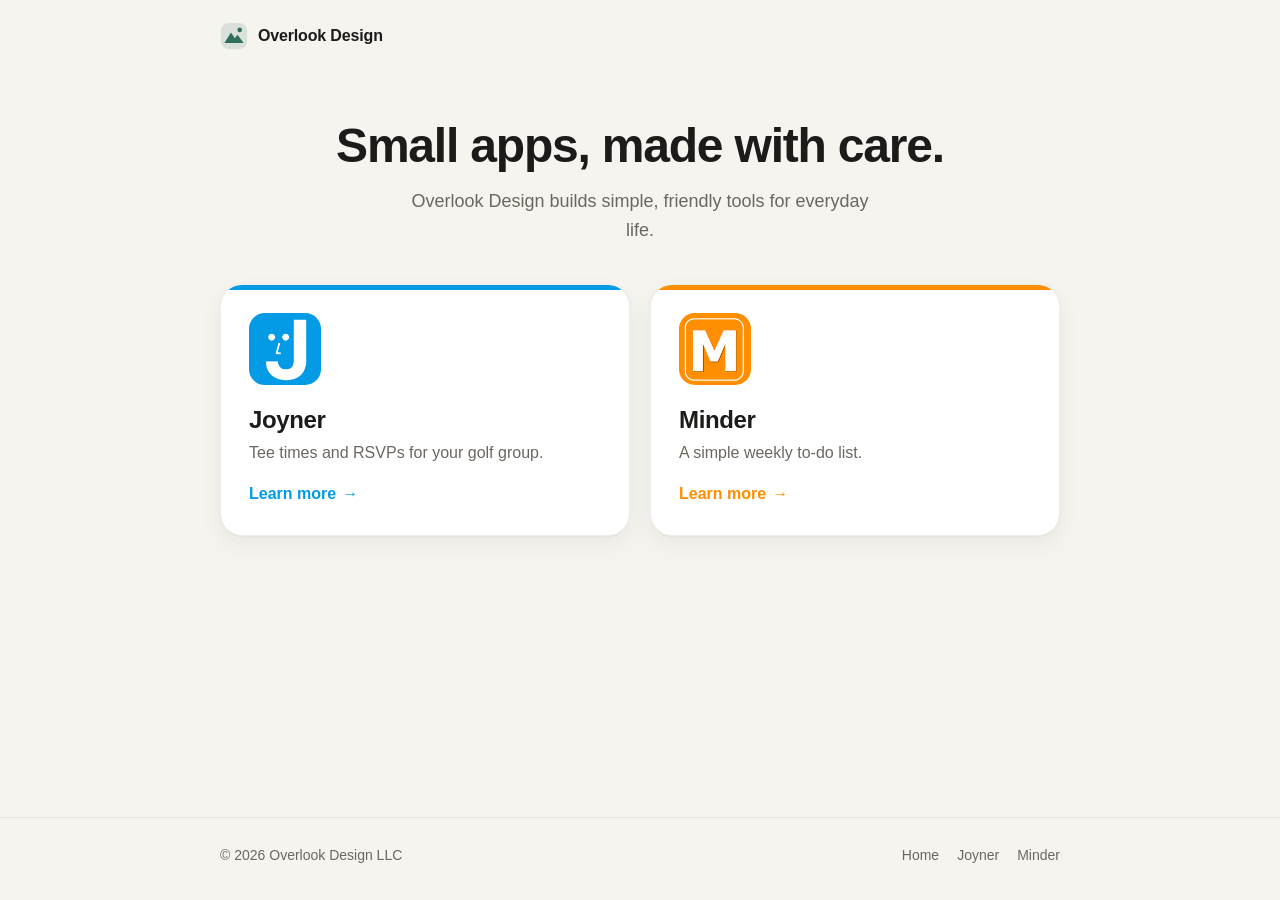
<file: index.html>
<!doctype html>
<html lang="en">
<head>
<meta charset="utf-8">
<meta name="viewport" content="width=device-width, initial-scale=1">
<title>Overlook Design</title>
<meta name="description" content="Small, friendly apps from Overlook Design.">
<link rel="icon" href="/assets/favicon.svg" type="image/svg+xml">
<link rel="stylesheet" href="/assets/site.css">
</head>
<body>
<header class="topbar"><div class="wrap">
  <a class="wordmark" href="/"><svg viewBox="0 0 32 32" fill="none" aria-hidden="true"><rect x="1" y="1" width="30" height="30" rx="9" fill="currentColor" opacity=".14"/><path d="M5 24 L12.5 12 L17 18.5 L20 14.5 L27 24 Z" fill="currentColor"/><circle cx="22.5" cy="9" r="2.6" fill="currentColor"/></svg>Overlook Design</a>
  
</div></header>
<main><div class="wrap">
<section class="hero">
  <h1>Small apps, made with care.</h1>
  <p>Overlook Design builds simple, friendly tools for everyday life.</p>
</section>
<div class="cards">
  <a class="card app-card" href="/joyner/" style="--tint:var(--joyner)">
    <img src="/assets/joyner-icon.png" alt="" width="72" height="72">
    <div><h2>Joyner</h2><p>Tee times and RSVPs for your golf group.</p></div>
    <span class="go">Learn more <span aria-hidden="true">&rarr;</span></span>
  </a>
  <a class="card app-card" href="/minder/" style="--tint:var(--minder)">
    <img src="/assets/minder-icon.png" alt="" width="72" height="72">
    <div><h2>Minder</h2><p>A simple weekly to-do list.</p></div>
    <span class="go">Learn more <span aria-hidden="true">&rarr;</span></span>
  </a>
</div>
</div></main>
<footer><div class="wrap">
  <span>&copy; 2026 Overlook Design LLC</span>
  <nav><a href="/">Home</a><a href="/joyner/">Joyner</a><a href="/minder/">Minder</a></nav>
</div></footer>
</body>
</html>
</file>
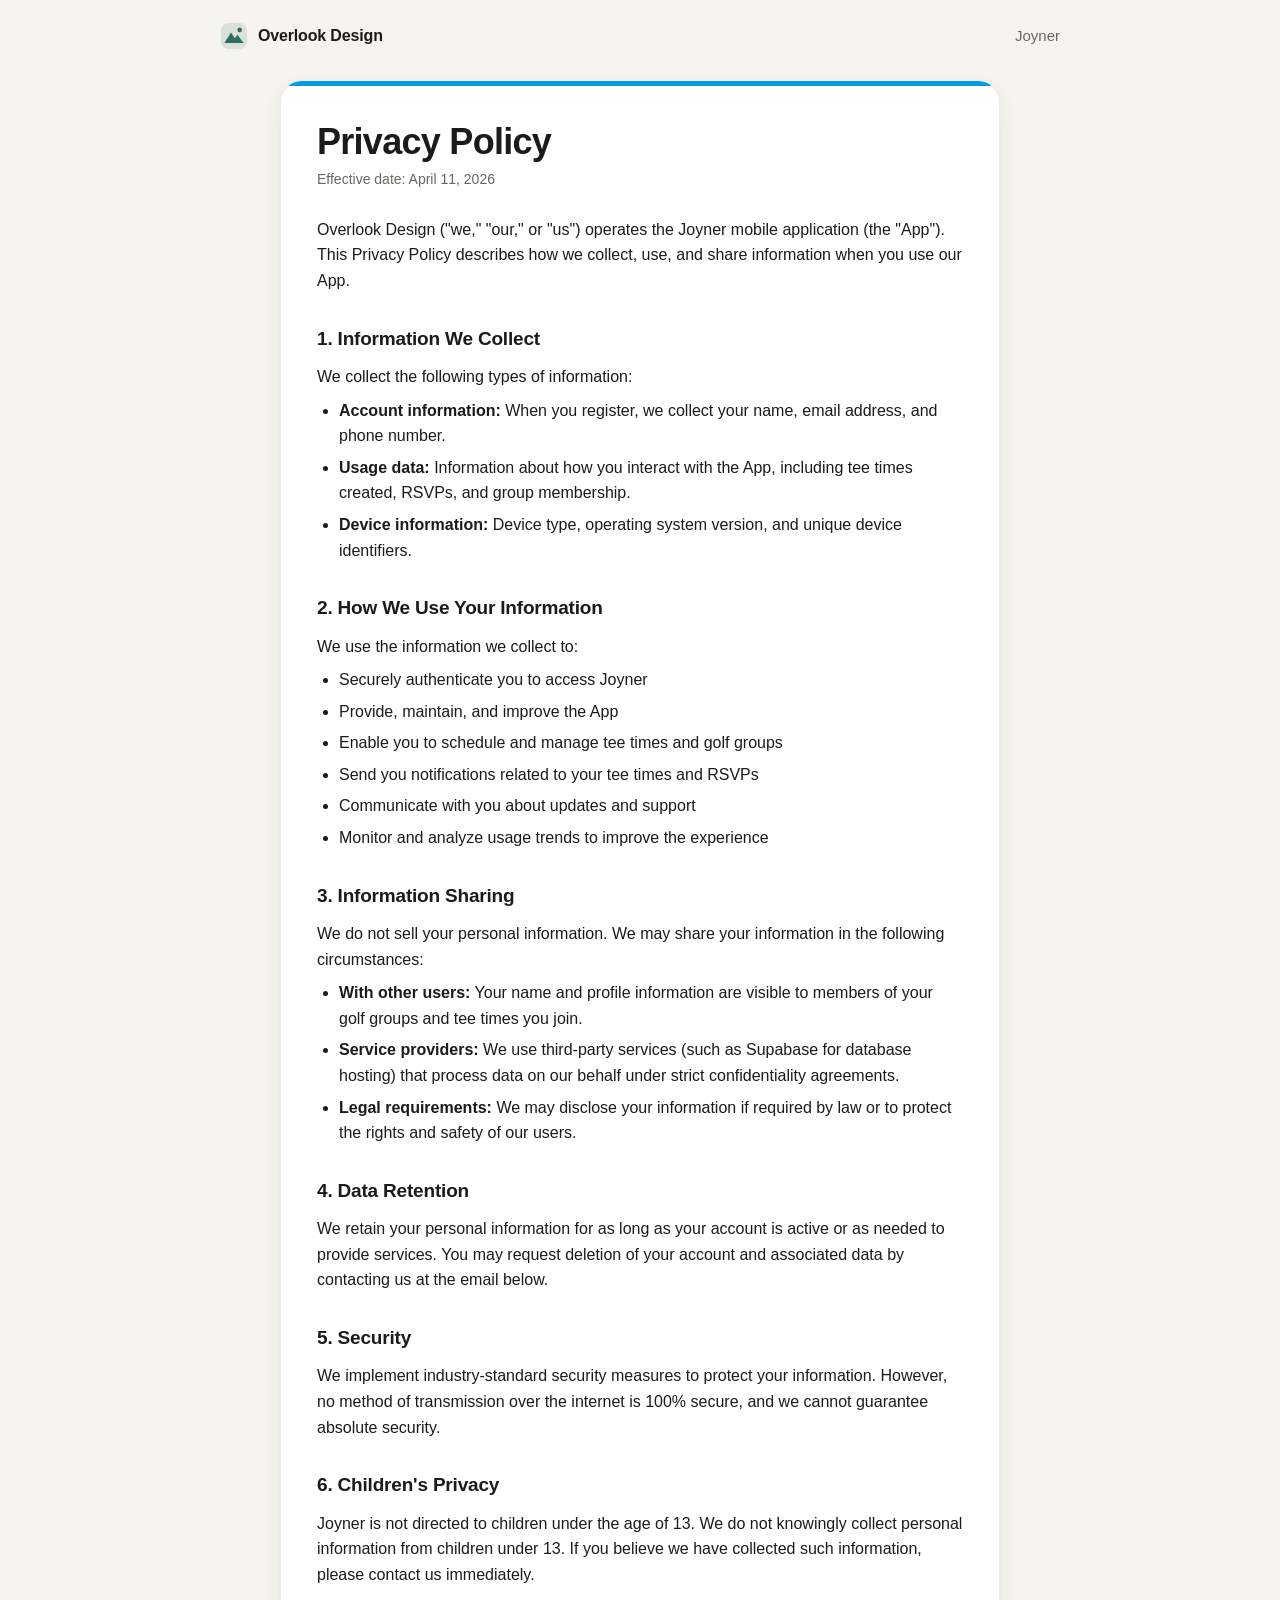
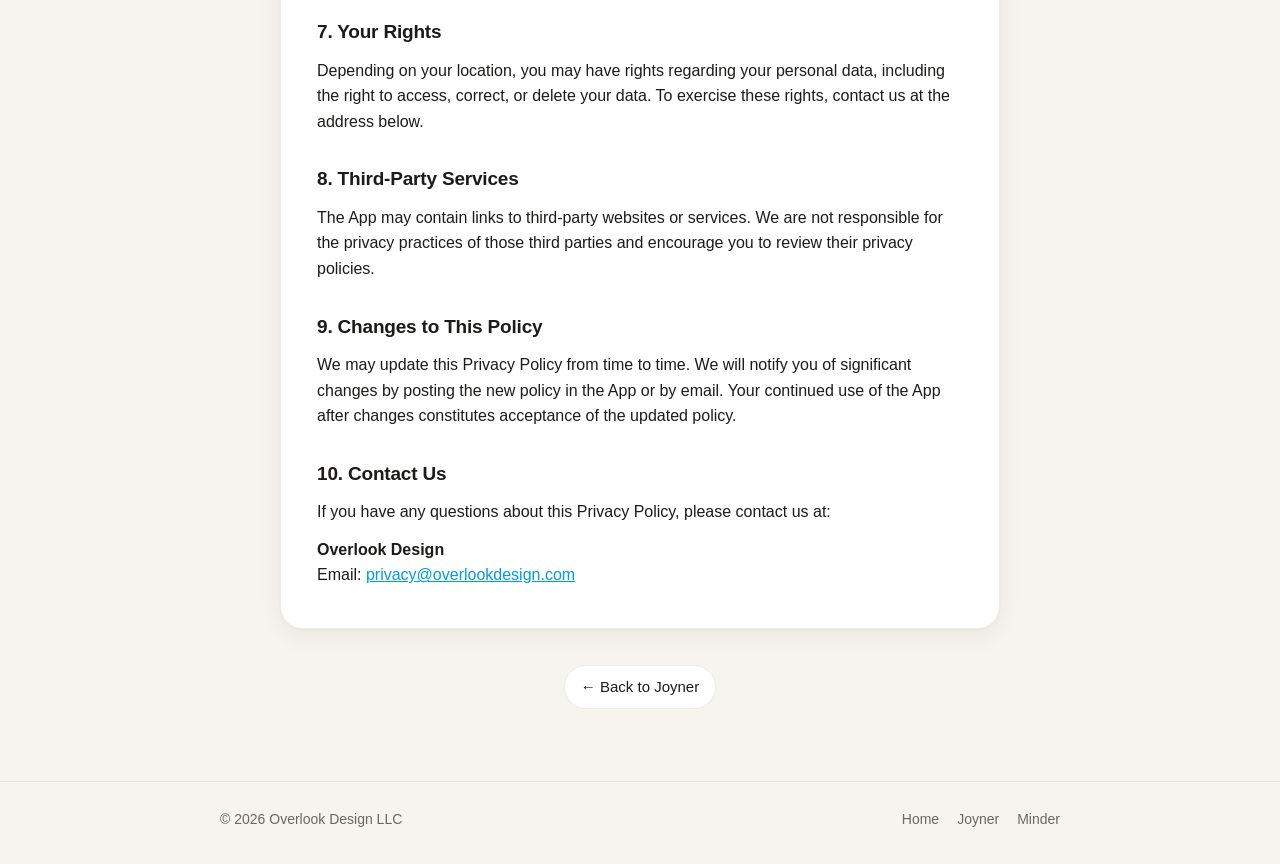
<file: joyner/privacy.html>
<!doctype html>
<html lang="en">
<head>
<meta charset="utf-8">
<meta name="viewport" content="width=device-width, initial-scale=1">
<title>Privacy Policy · Joyner Golf</title>
<meta name="description" content="Joyner Golf privacy policy.">
<link rel="icon" href="/assets/favicon.svg" type="image/svg+xml">
<link rel="stylesheet" href="/assets/site.css">
</head>
<body style="--tint:var(--joyner)">
<header class="topbar"><div class="wrap">
  <a class="wordmark" href="/"><svg viewBox="0 0 32 32" fill="none" aria-hidden="true"><rect x="1" y="1" width="30" height="30" rx="9" fill="currentColor" opacity=".14"/><path d="M5 24 L12.5 12 L17 18.5 L20 14.5 L27 24 Z" fill="currentColor"/><circle cx="22.5" cy="9" r="2.6" fill="currentColor"/></svg>Overlook Design</a>
  <a class="crumb" href="/joyner/">Joyner</a>
</div></header>
<main><div class="wrap">
<article class="card doc">
<h1>Privacy Policy</h1>
      <p class="effective">Effective date: April 11, 2026</p>

      <p>
        Overlook Design ("we," "our," or "us") operates the Joyner mobile
        application (the "App"). This Privacy Policy describes how we collect,
        use, and share information when you use our App.
      </p>

      <h2>1. Information We Collect</h2>
      <p>We collect the following types of information:</p>
      <ul>
        <li>
          <strong>Account information:</strong> When you register, we collect
          your name, email address, and phone number.
        </li>
        <li>
          <strong>Usage data:</strong> Information about how you interact with
          the App, including tee times created, RSVPs, and group membership.
        </li>
        <li>
          <strong>Device information:</strong> Device type, operating system
          version, and unique device identifiers.
        </li>
      </ul>

      <h2>2. How We Use Your Information</h2>
      <p>We use the information we collect to:</p>
      <ul>
        <li>Securely authenticate you to access Joyner</li>
        <li>Provide, maintain, and improve the App</li>
        <li>Enable you to schedule and manage tee times and golf groups</li>
        <li>Send you notifications related to your tee times and RSVPs</li>
        <li>Communicate with you about updates and support</li>
        <li>Monitor and analyze usage trends to improve the experience</li>
      </ul>

      <h2>3. Information Sharing</h2>
      <p>
        We do not sell your personal information. We may share your information
        in the following circumstances:
      </p>
      <ul>
        <li>
          <strong>With other users:</strong> Your name and profile information
          are visible to members of your golf groups and tee times you join.
        </li>
        <li>
          <strong>Service providers:</strong> We use third-party services (such
          as Supabase for database hosting) that process data on our behalf
          under strict confidentiality agreements.
        </li>
        <li>
          <strong>Legal requirements:</strong> We may disclose your information
          if required by law or to protect the rights and safety of our users.
        </li>
      </ul>

      <h2>4. Data Retention</h2>
      <p>
        We retain your personal information for as long as your account is
        active or as needed to provide services. You may request deletion of
        your account and associated data by contacting us at the email below.
      </p>

      <h2>5. Security</h2>
      <p>
        We implement industry-standard security measures to protect your
        information. However, no method of transmission over the internet is
        100% secure, and we cannot guarantee absolute security.
      </p>

      <h2>6. Children's Privacy</h2>
      <p>
        Joyner is not directed to children under the age of 13. We do not
        knowingly collect personal information from children under 13. If you
        believe we have collected such information, please contact us
        immediately.
      </p>

      <h2>7. Your Rights</h2>
      <p>
        Depending on your location, you may have rights regarding your personal
        data, including the right to access, correct, or delete your data. To
        exercise these rights, contact us at the address below.
      </p>

      <h2>8. Third-Party Services</h2>
      <p>
        The App may contain links to third-party websites or services. We are
        not responsible for the privacy practices of those third parties and
        encourage you to review their privacy policies.
      </p>

      <h2>9. Changes to This Policy</h2>
      <p>
        We may update this Privacy Policy from time to time. We will notify you
        of significant changes by posting the new policy in the App or by email.
        Your continued use of the App after changes constitutes acceptance of
        the updated policy.
      </p>

      <h2>10. Contact Us</h2>
      <p>
        If you have any questions about this Privacy Policy, please contact us
        at:
      </p>
      <p>
        <strong>Overlook Design</strong><br />
        Email:
        <a href="mailto:privacy@overlookdesign.com"
          >privacy@overlookdesign.com</a
        >
      </p>
</article>
<nav class="links"><a href="./">&larr; Back to Joyner</a></nav>
</div></main>
<footer><div class="wrap">
  <span>&copy; 2026 Overlook Design LLC</span>
  <nav><a href="/">Home</a><a href="/joyner/">Joyner</a><a href="/minder/">Minder</a></nav>
</div></footer>
</body>
</html>
</file>
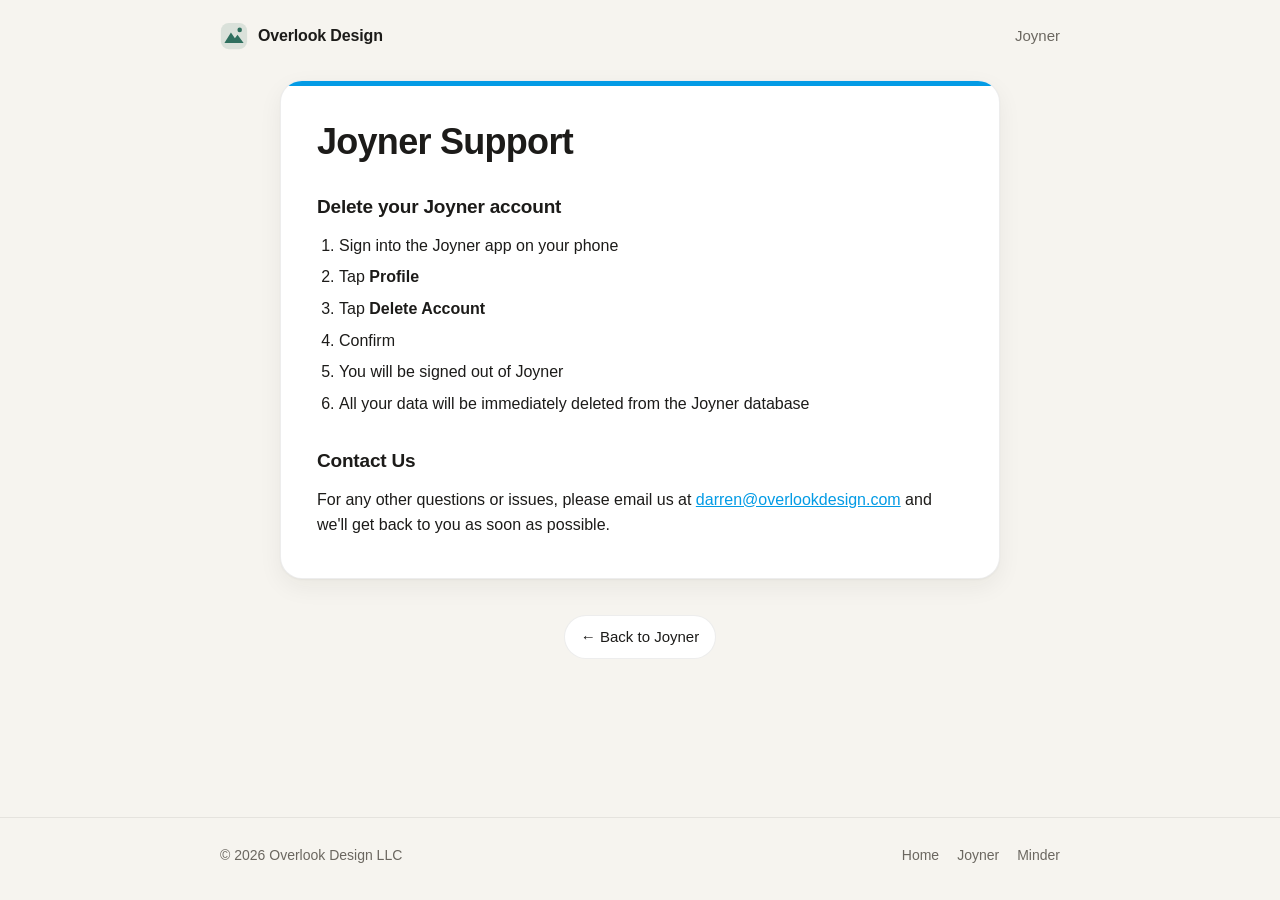
<file: joyner/support.html>
<!doctype html>
<html lang="en">
<head>
<meta charset="utf-8">
<meta name="viewport" content="width=device-width, initial-scale=1">
<title>Support · Joyner Golf</title>
<meta name="description" content="Joyner Golf support.">
<link rel="icon" href="/assets/favicon.svg" type="image/svg+xml">
<link rel="stylesheet" href="/assets/site.css">
</head>
<body style="--tint:var(--joyner)">
<header class="topbar"><div class="wrap">
  <a class="wordmark" href="/"><svg viewBox="0 0 32 32" fill="none" aria-hidden="true"><rect x="1" y="1" width="30" height="30" rx="9" fill="currentColor" opacity=".14"/><path d="M5 24 L12.5 12 L17 18.5 L20 14.5 L27 24 Z" fill="currentColor"/><circle cx="22.5" cy="9" r="2.6" fill="currentColor"/></svg>Overlook Design</a>
  <a class="crumb" href="/joyner/">Joyner</a>
</div></header>
<main><div class="wrap">
<article class="card doc">
<h1>Joyner Support</h1>

<h2>Delete your Joyner account</h2>
<ol>
  <li>Sign into the Joyner app on your phone</li>
  <li>Tap <strong>Profile</strong></li>
  <li>Tap <strong>Delete Account</strong></li>
  <li>Confirm</li>
  <li>You will be signed out of Joyner</li>
  <li>All your data will be immediately deleted from the Joyner database</li>
</ol>

<h2>Contact Us</h2>
<p>
  For any other questions or issues, please email us at
  <a href="mailto:darren@overlookdesign.com">darren@overlookdesign.com</a>
  and we'll get back to you as soon as possible.
</p>
</article>
<nav class="links"><a href="./">&larr; Back to Joyner</a></nav>
</div></main>
<footer><div class="wrap">
  <span>&copy; 2026 Overlook Design LLC</span>
  <nav><a href="/">Home</a><a href="/joyner/">Joyner</a><a href="/minder/">Minder</a></nav>
</div></footer>
</body>
</html>
</file>
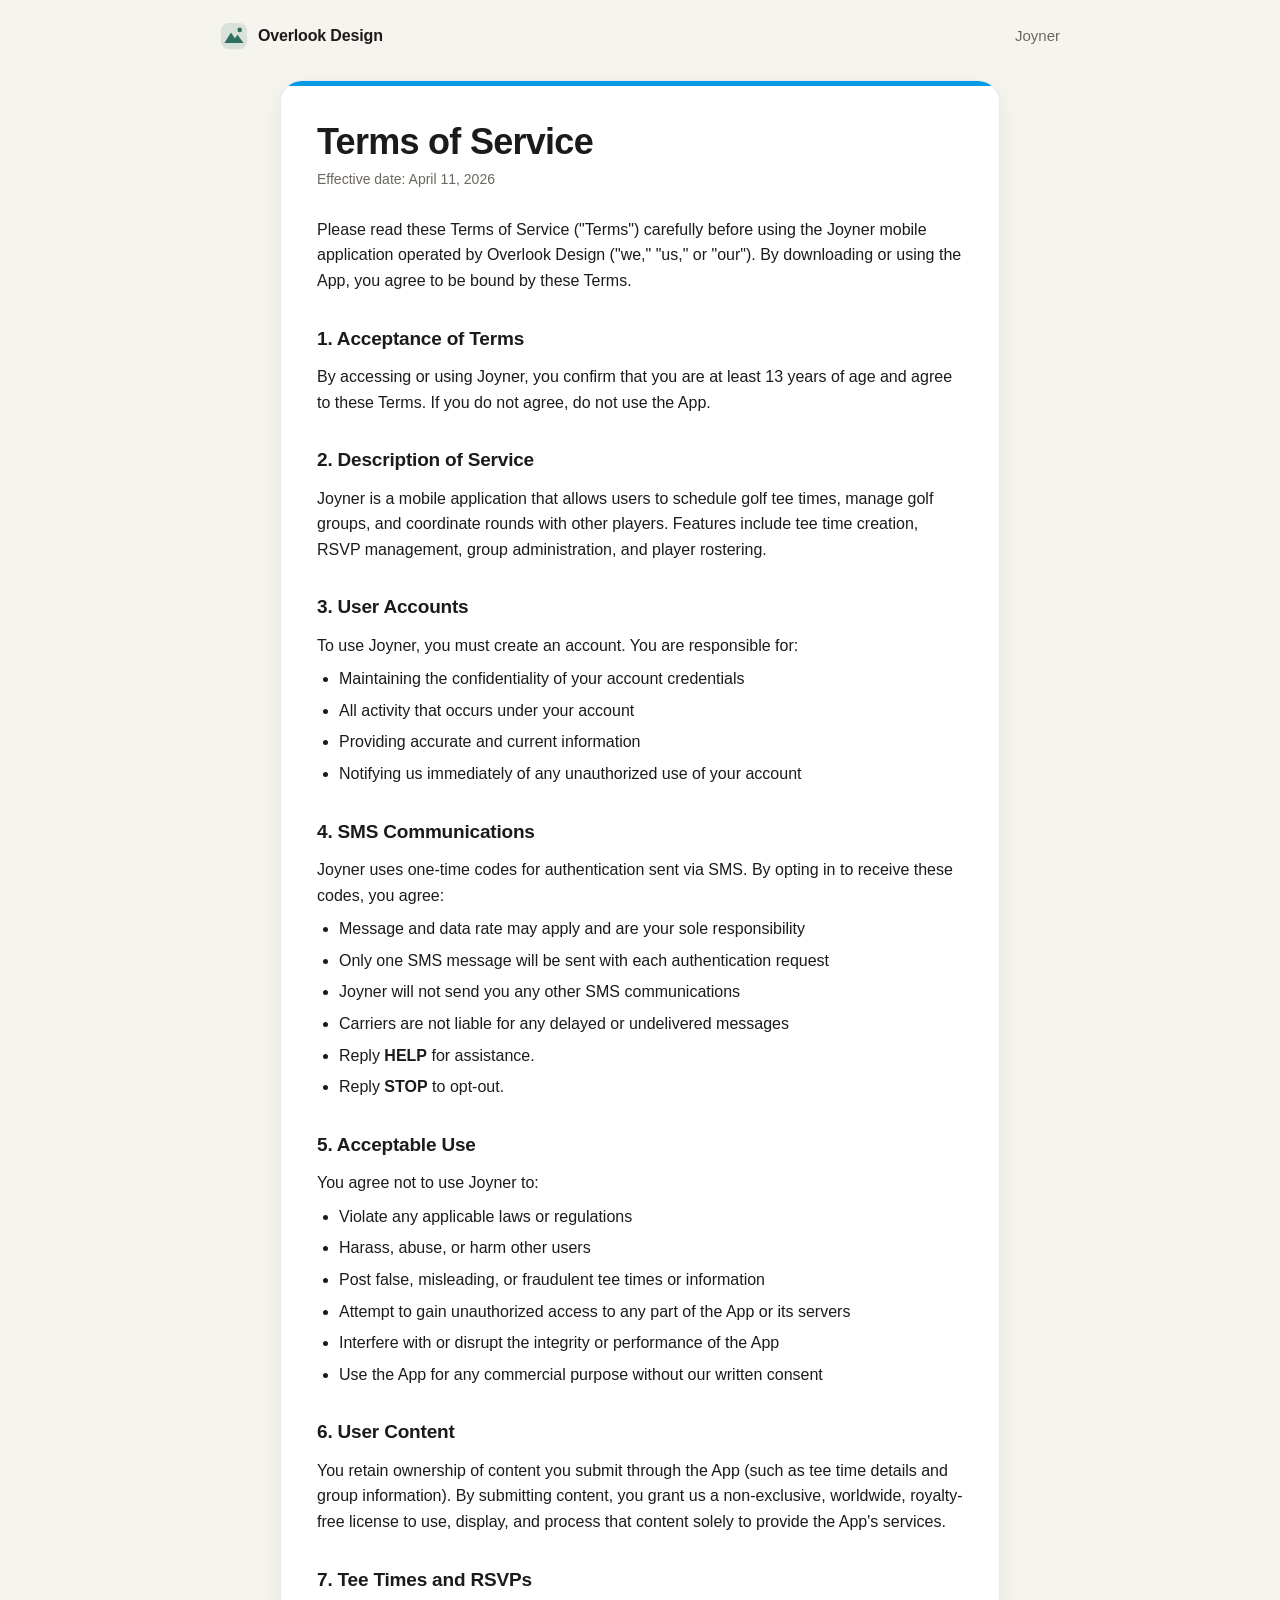
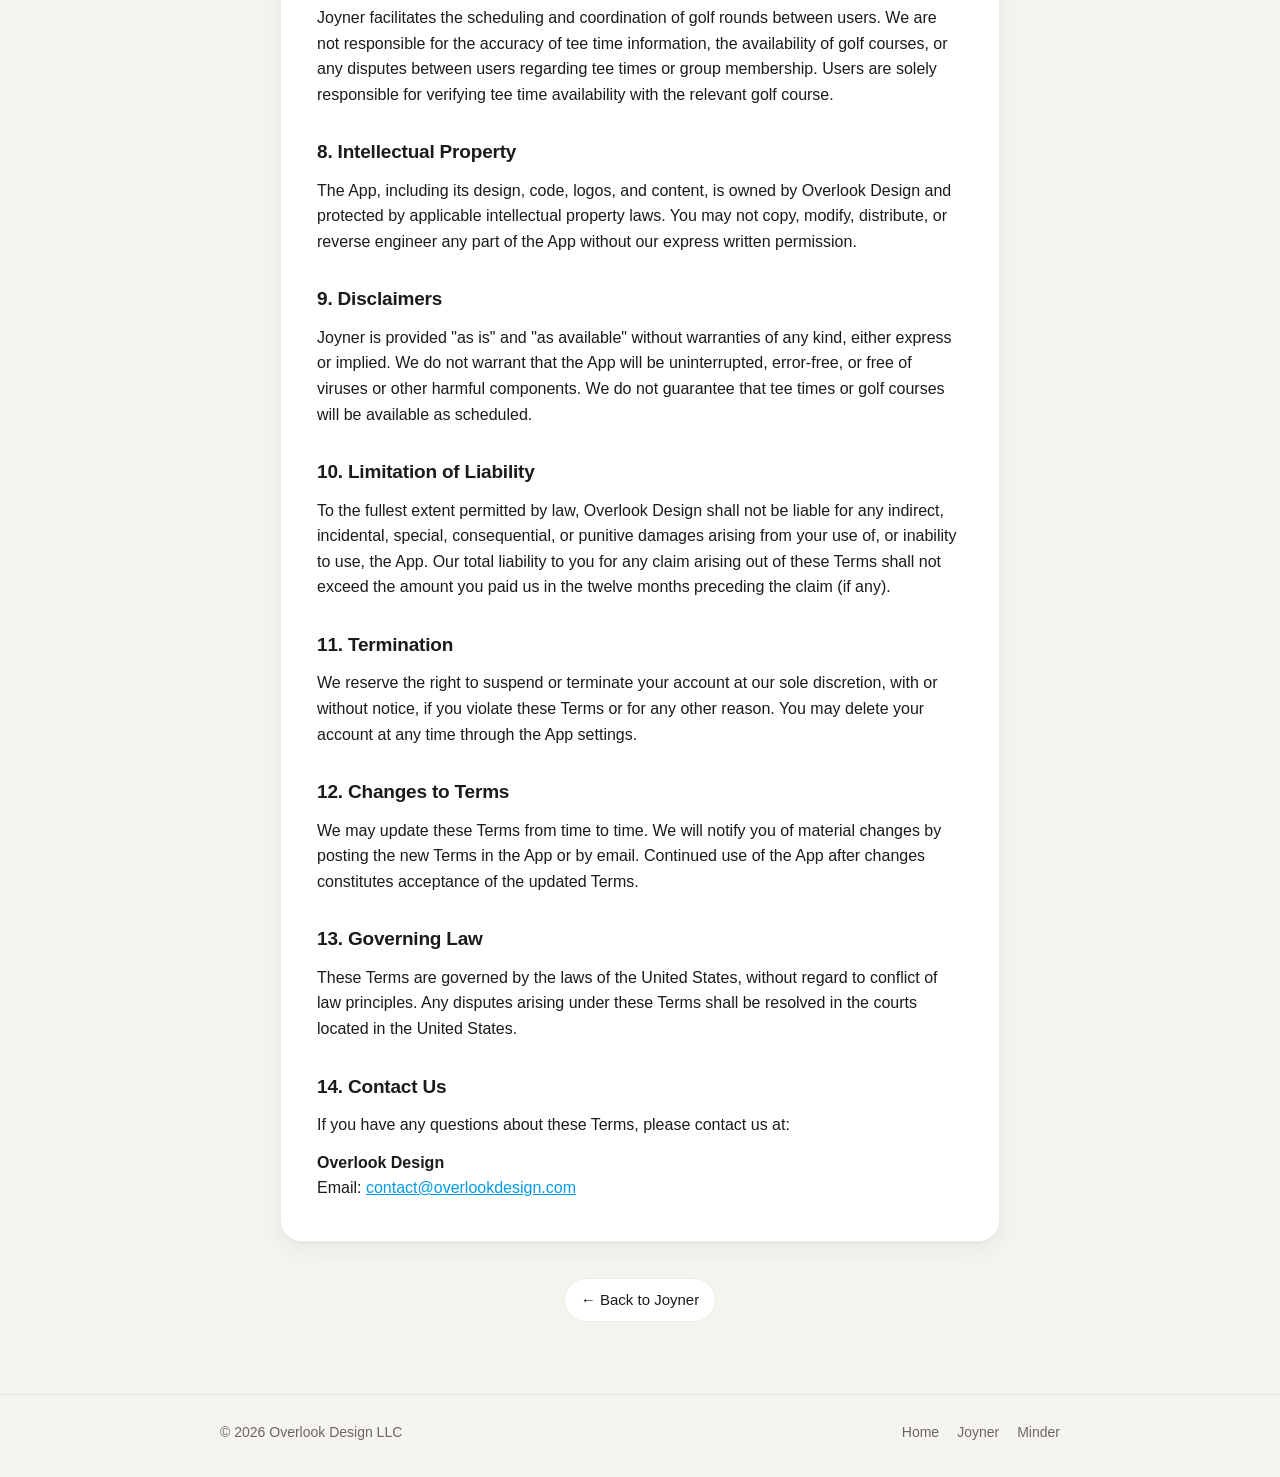
<file: joyner/terms.html>
<!doctype html>
<html lang="en">
<head>
<meta charset="utf-8">
<meta name="viewport" content="width=device-width, initial-scale=1">
<title>Terms of Service · Joyner Golf</title>
<meta name="description" content="Joyner Golf terms of service.">
<link rel="icon" href="/assets/favicon.svg" type="image/svg+xml">
<link rel="stylesheet" href="/assets/site.css">
</head>
<body style="--tint:var(--joyner)">
<header class="topbar"><div class="wrap">
  <a class="wordmark" href="/"><svg viewBox="0 0 32 32" fill="none" aria-hidden="true"><rect x="1" y="1" width="30" height="30" rx="9" fill="currentColor" opacity=".14"/><path d="M5 24 L12.5 12 L17 18.5 L20 14.5 L27 24 Z" fill="currentColor"/><circle cx="22.5" cy="9" r="2.6" fill="currentColor"/></svg>Overlook Design</a>
  <a class="crumb" href="/joyner/">Joyner</a>
</div></header>
<main><div class="wrap">
<article class="card doc">
<h1>Terms of Service</h1>
      <p class="effective">Effective date: April 11, 2026</p>

      <p>
        Please read these Terms of Service ("Terms") carefully before using the
        Joyner mobile application operated by Overlook Design ("we," "us," or
        "our"). By downloading or using the App, you agree to be bound by these
        Terms.
      </p>

      <h2>1. Acceptance of Terms</h2>
      <p>
        By accessing or using Joyner, you confirm that you are at least 13 years
        of age and agree to these Terms. If you do not agree, do not use the
        App.
      </p>

      <h2>2. Description of Service</h2>
      <p>
        Joyner is a mobile application that allows users to schedule golf tee
        times, manage golf groups, and coordinate rounds with other players.
        Features include tee time creation, RSVP management, group
        administration, and player rostering.
      </p>

      <h2>3. User Accounts</h2>
      <p>To use Joyner, you must create an account. You are responsible for:</p>
      <ul>
        <li>Maintaining the confidentiality of your account credentials</li>
        <li>All activity that occurs under your account</li>
        <li>Providing accurate and current information</li>
        <li>
          Notifying us immediately of any unauthorized use of your account
        </li>
      </ul>

      <h2>4. SMS Communications</h2>
      <p>
        Joyner uses one-time codes for authentication sent via SMS. By opting in
        to receive these codes, you agree:
      </p>
      <ul>
        <li>
          Message and data rate may apply and are your sole responsibility
        </li>
        <li>
          Only one SMS message will be sent with each authentication request
        </li>
        <li>Joyner will not send you any other SMS communications</li>
        <li>Carriers are not liable for any delayed or undelivered messages</li>
        <li>Reply <strong>HELP</strong> for assistance.</li>
        <li>Reply <strong>STOP</strong> to opt-out.</li>
      </ul>

      <h2>5. Acceptable Use</h2>
      <p>You agree not to use Joyner to:</p>
      <ul>
        <li>Violate any applicable laws or regulations</li>
        <li>Harass, abuse, or harm other users</li>
        <li>Post false, misleading, or fraudulent tee times or information</li>
        <li>
          Attempt to gain unauthorized access to any part of the App or its
          servers
        </li>
        <li>
          Interfere with or disrupt the integrity or performance of the App
        </li>
        <li>
          Use the App for any commercial purpose without our written consent
        </li>
      </ul>

      <h2>6. User Content</h2>
      <p>
        You retain ownership of content you submit through the App (such as tee
        time details and group information). By submitting content, you grant us
        a non-exclusive, worldwide, royalty-free license to use, display, and
        process that content solely to provide the App's services.
      </p>

      <h2>7. Tee Times and RSVPs</h2>
      <p>
        Joyner facilitates the scheduling and coordination of golf rounds
        between users. We are not responsible for the accuracy of tee time
        information, the availability of golf courses, or any disputes between
        users regarding tee times or group membership. Users are solely
        responsible for verifying tee time availability with the relevant golf
        course.
      </p>

      <h2>8. Intellectual Property</h2>
      <p>
        The App, including its design, code, logos, and content, is owned by
        Overlook Design and protected by applicable intellectual property laws.
        You may not copy, modify, distribute, or reverse engineer any part of
        the App without our express written permission.
      </p>

      <h2>9. Disclaimers</h2>
      <p>
        Joyner is provided "as is" and "as available" without warranties of any
        kind, either express or implied. We do not warrant that the App will be
        uninterrupted, error-free, or free of viruses or other harmful
        components. We do not guarantee that tee times or golf courses will be
        available as scheduled.
      </p>

      <h2>10. Limitation of Liability</h2>
      <p>
        To the fullest extent permitted by law, Overlook Design shall not be
        liable for any indirect, incidental, special, consequential, or punitive
        damages arising from your use of, or inability to use, the App. Our
        total liability to you for any claim arising out of these Terms shall
        not exceed the amount you paid us in the twelve months preceding the
        claim (if any).
      </p>

      <h2>11. Termination</h2>
      <p>
        We reserve the right to suspend or terminate your account at our sole
        discretion, with or without notice, if you violate these Terms or for
        any other reason. You may delete your account at any time through the
        App settings.
      </p>

      <h2>12. Changes to Terms</h2>
      <p>
        We may update these Terms from time to time. We will notify you of
        material changes by posting the new Terms in the App or by email.
        Continued use of the App after changes constitutes acceptance of the
        updated Terms.
      </p>

      <h2>13. Governing Law</h2>
      <p>
        These Terms are governed by the laws of the United States, without
        regard to conflict of law principles. Any disputes arising under these
        Terms shall be resolved in the courts located in the United States.
      </p>

      <h2>14. Contact Us</h2>
      <p>If you have any questions about these Terms, please contact us at:</p>
      <p>
        <strong>Overlook Design</strong><br />
        Email:
        <a href="mailto:contact@overlookdesign.com"
          >contact@overlookdesign.com</a
        >
      </p>
</article>
<nav class="links"><a href="./">&larr; Back to Joyner</a></nav>
</div></main>
<footer><div class="wrap">
  <span>&copy; 2026 Overlook Design LLC</span>
  <nav><a href="/">Home</a><a href="/joyner/">Joyner</a><a href="/minder/">Minder</a></nav>
</div></footer>
</body>
</html>
</file>
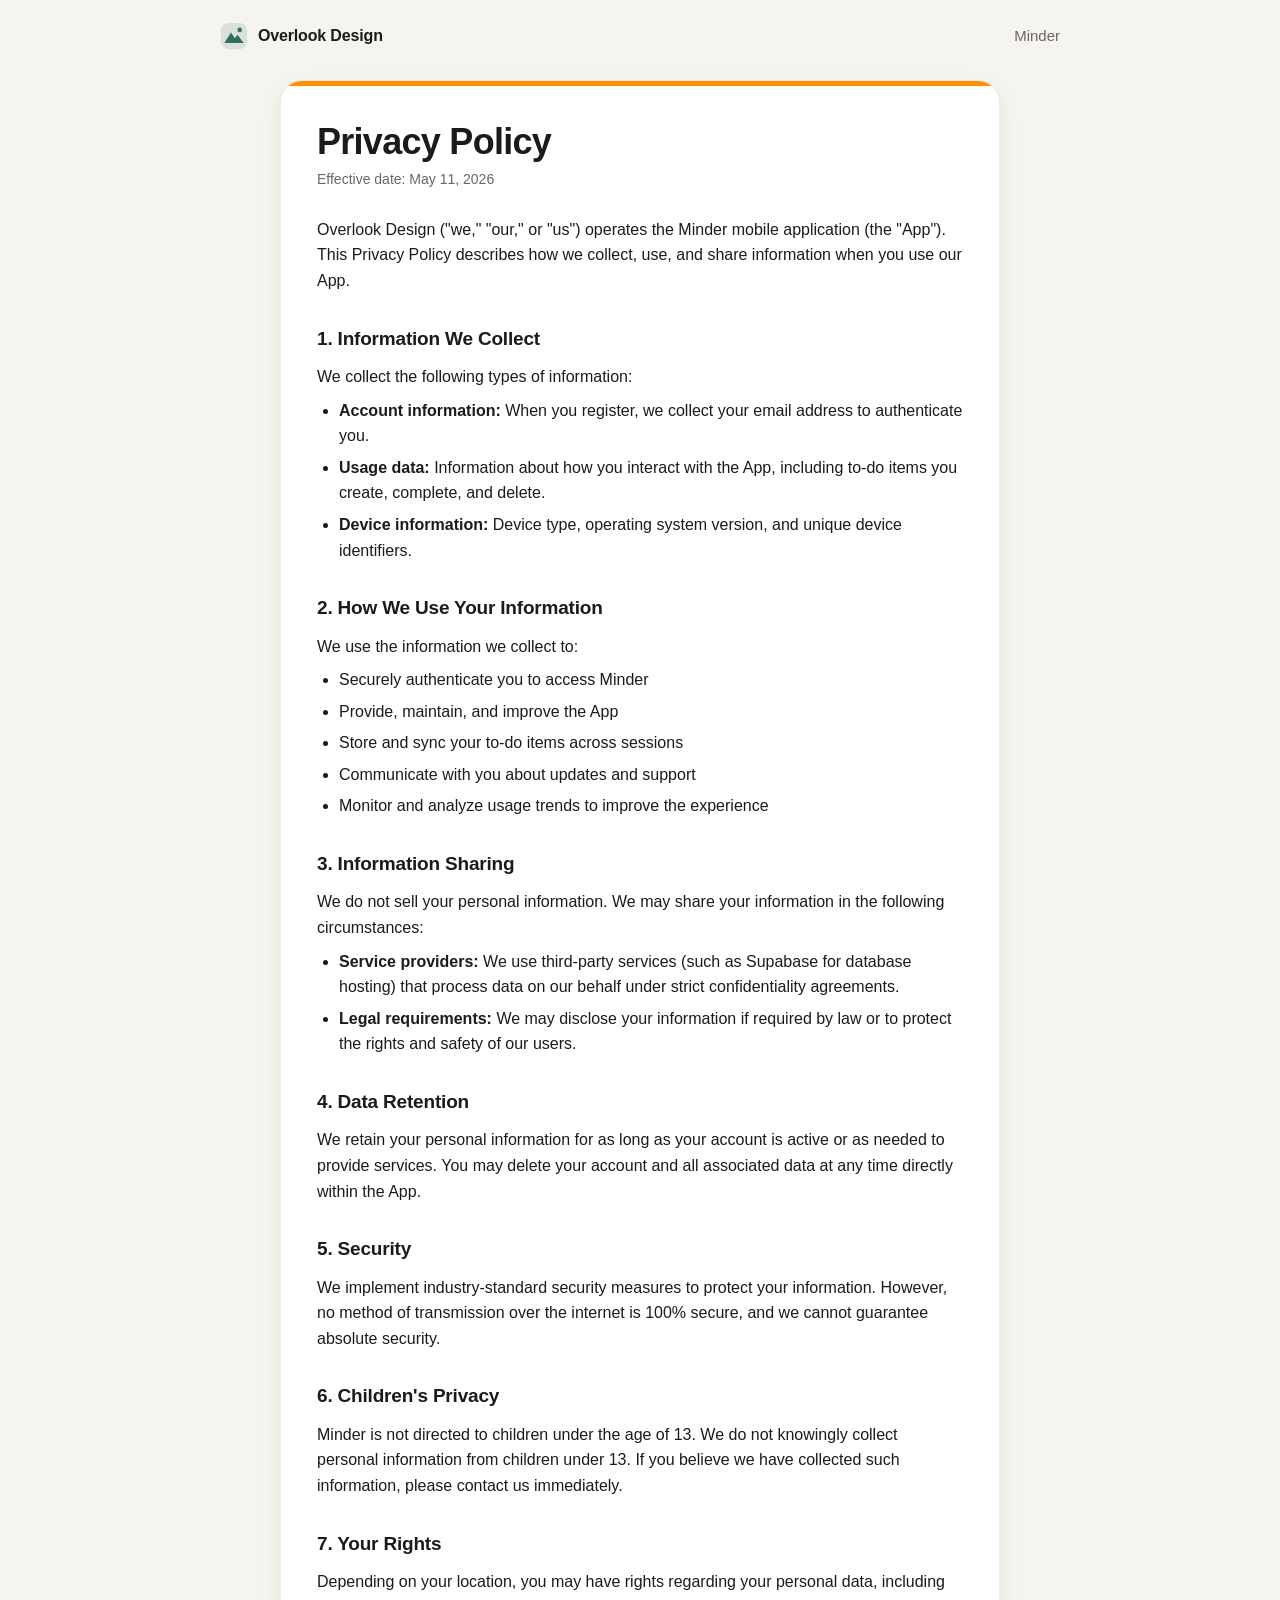
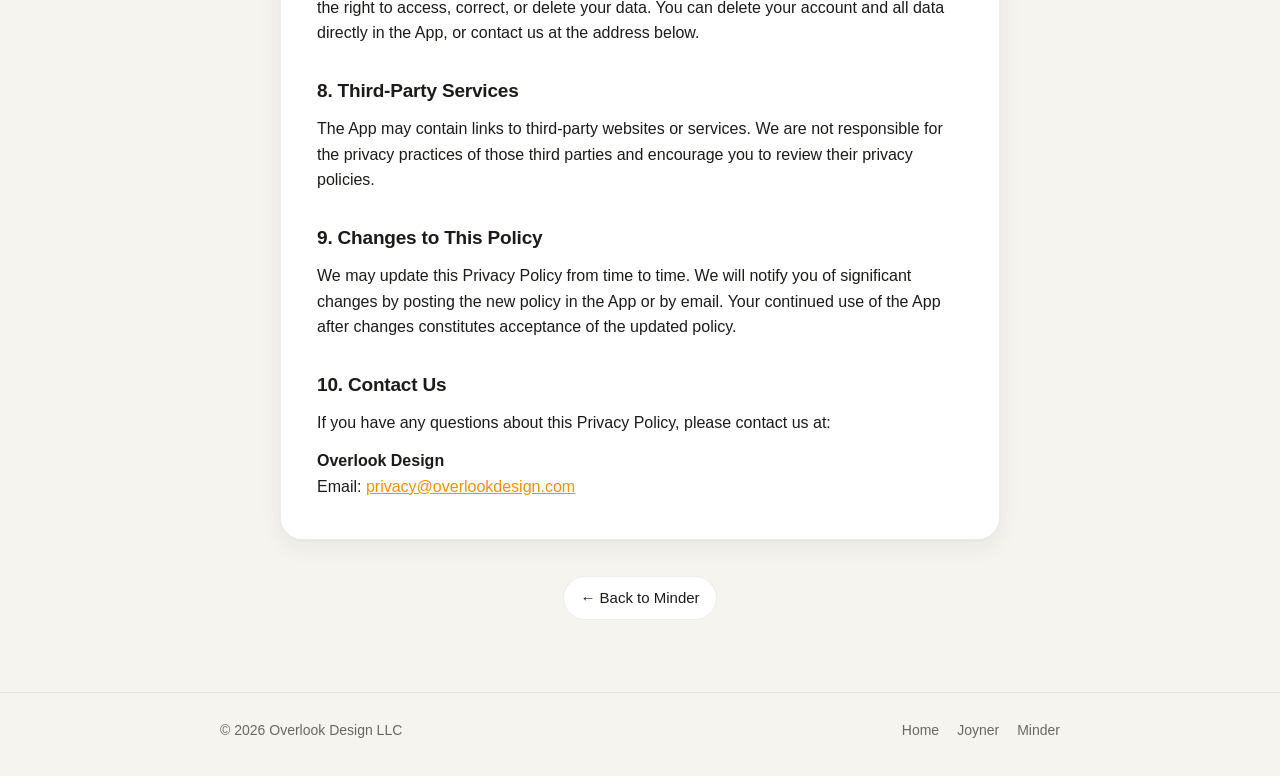
<file: minder/privacy.html>
<!doctype html>
<html lang="en">
<head>
<meta charset="utf-8">
<meta name="viewport" content="width=device-width, initial-scale=1">
<title>Privacy Policy · Minder</title>
<meta name="description" content="Minder privacy policy.">
<link rel="icon" href="/assets/favicon.svg" type="image/svg+xml">
<link rel="stylesheet" href="/assets/site.css">
</head>
<body style="--tint:var(--minder)">
<header class="topbar"><div class="wrap">
  <a class="wordmark" href="/"><svg viewBox="0 0 32 32" fill="none" aria-hidden="true"><rect x="1" y="1" width="30" height="30" rx="9" fill="currentColor" opacity=".14"/><path d="M5 24 L12.5 12 L17 18.5 L20 14.5 L27 24 Z" fill="currentColor"/><circle cx="22.5" cy="9" r="2.6" fill="currentColor"/></svg>Overlook Design</a>
  <a class="crumb" href="/minder/">Minder</a>
</div></header>
<main><div class="wrap">
<article class="card doc">
<h1>Privacy Policy</h1>
      <p class="effective">Effective date: May 11, 2026</p>

      <p>
        Overlook Design ("we," "our," or "us") operates the Minder mobile
        application (the "App"). This Privacy Policy describes how we collect,
        use, and share information when you use our App.
      </p>

      <h2>1. Information We Collect</h2>
      <p>We collect the following types of information:</p>
      <ul>
        <li>
          <strong>Account information:</strong> When you register, we collect
          your email address to authenticate you.
        </li>
        <li>
          <strong>Usage data:</strong> Information about how you interact with
          the App, including to-do items you create, complete, and delete.
        </li>
        <li>
          <strong>Device information:</strong> Device type, operating system
          version, and unique device identifiers.
        </li>
      </ul>

      <h2>2. How We Use Your Information</h2>
      <p>We use the information we collect to:</p>
      <ul>
        <li>Securely authenticate you to access Minder</li>
        <li>Provide, maintain, and improve the App</li>
        <li>Store and sync your to-do items across sessions</li>
        <li>Communicate with you about updates and support</li>
        <li>Monitor and analyze usage trends to improve the experience</li>
      </ul>

      <h2>3. Information Sharing</h2>
      <p>
        We do not sell your personal information. We may share your information
        in the following circumstances:
      </p>
      <ul>
        <li>
          <strong>Service providers:</strong> We use third-party services (such
          as Supabase for database hosting) that process data on our behalf
          under strict confidentiality agreements.
        </li>
        <li>
          <strong>Legal requirements:</strong> We may disclose your information
          if required by law or to protect the rights and safety of our users.
        </li>
      </ul>

      <h2>4. Data Retention</h2>
      <p>
        We retain your personal information for as long as your account is
        active or as needed to provide services. You may delete your account
        and all associated data at any time directly within the App.
      </p>

      <h2>5. Security</h2>
      <p>
        We implement industry-standard security measures to protect your
        information. However, no method of transmission over the internet is
        100% secure, and we cannot guarantee absolute security.
      </p>

      <h2>6. Children's Privacy</h2>
      <p>
        Minder is not directed to children under the age of 13. We do not
        knowingly collect personal information from children under 13. If you
        believe we have collected such information, please contact us
        immediately.
      </p>

      <h2>7. Your Rights</h2>
      <p>
        Depending on your location, you may have rights regarding your personal
        data, including the right to access, correct, or delete your data. You
        can delete your account and all data directly in the App, or contact us
        at the address below.
      </p>

      <h2>8. Third-Party Services</h2>
      <p>
        The App may contain links to third-party websites or services. We are
        not responsible for the privacy practices of those third parties and
        encourage you to review their privacy policies.
      </p>

      <h2>9. Changes to This Policy</h2>
      <p>
        We may update this Privacy Policy from time to time. We will notify you
        of significant changes by posting the new policy in the App or by email.
        Your continued use of the App after changes constitutes acceptance of
        the updated policy.
      </p>

      <h2>10. Contact Us</h2>
      <p>
        If you have any questions about this Privacy Policy, please contact us
        at:
      </p>
      <p>
        <strong>Overlook Design</strong><br />
        Email:
        <a href="mailto:privacy@overlookdesign.com">privacy@overlookdesign.com</a>
      </p>
</article>
<nav class="links"><a href="./">&larr; Back to Minder</a></nav>
</div></main>
<footer><div class="wrap">
  <span>&copy; 2026 Overlook Design LLC</span>
  <nav><a href="/">Home</a><a href="/joyner/">Joyner</a><a href="/minder/">Minder</a></nav>
</div></footer>
</body>
</html>
</file>
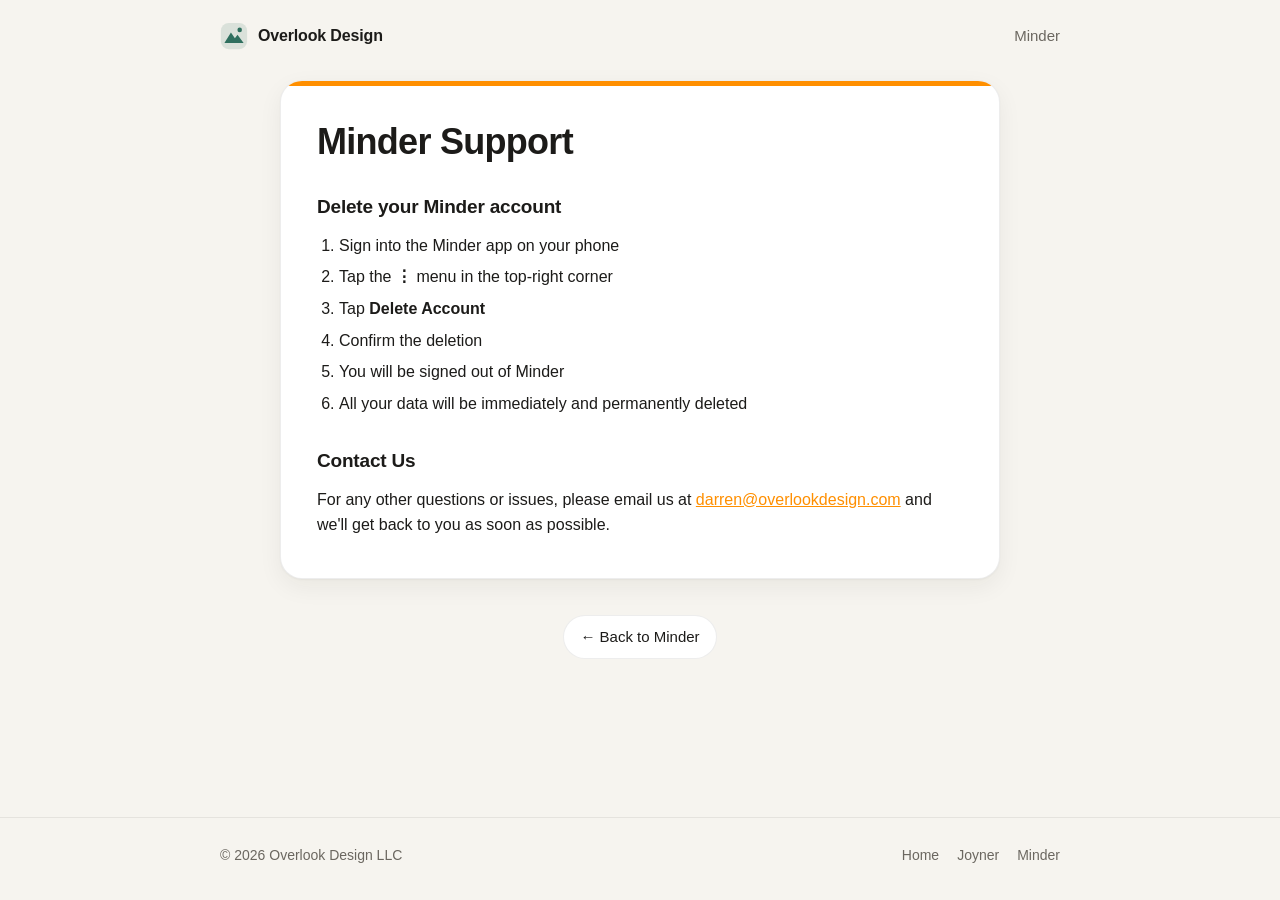
<file: minder/support.html>
<!doctype html>
<html lang="en">
<head>
<meta charset="utf-8">
<meta name="viewport" content="width=device-width, initial-scale=1">
<title>Support · Minder</title>
<meta name="description" content="Minder support.">
<link rel="icon" href="/assets/favicon.svg" type="image/svg+xml">
<link rel="stylesheet" href="/assets/site.css">
</head>
<body style="--tint:var(--minder)">
<header class="topbar"><div class="wrap">
  <a class="wordmark" href="/"><svg viewBox="0 0 32 32" fill="none" aria-hidden="true"><rect x="1" y="1" width="30" height="30" rx="9" fill="currentColor" opacity=".14"/><path d="M5 24 L12.5 12 L17 18.5 L20 14.5 L27 24 Z" fill="currentColor"/><circle cx="22.5" cy="9" r="2.6" fill="currentColor"/></svg>Overlook Design</a>
  <a class="crumb" href="/minder/">Minder</a>
</div></header>
<main><div class="wrap">
<article class="card doc">
<h1>Minder Support</h1>

      <h2>Delete your Minder account</h2>
      <ol>
        <li>Sign into the Minder app on your phone</li>
        <li>Tap the <strong>⋮</strong> menu in the top-right corner</li>
        <li>Tap <strong>Delete Account</strong></li>
        <li>Confirm the deletion</li>
        <li>You will be signed out of Minder</li>
        <li>All your data will be immediately and permanently deleted</li>
      </ol>

      <h2>Contact Us</h2>
      <p>
        For any other questions or issues, please email us at
        <a href="mailto:darren@overlookdesign.com">darren@overlookdesign.com</a>
        and we'll get back to you as soon as possible.
      </p>
</article>
<nav class="links"><a href="./">&larr; Back to Minder</a></nav>
</div></main>
<footer><div class="wrap">
  <span>&copy; 2026 Overlook Design LLC</span>
  <nav><a href="/">Home</a><a href="/joyner/">Joyner</a><a href="/minder/">Minder</a></nav>
</div></footer>
</body>
</html>
</file>
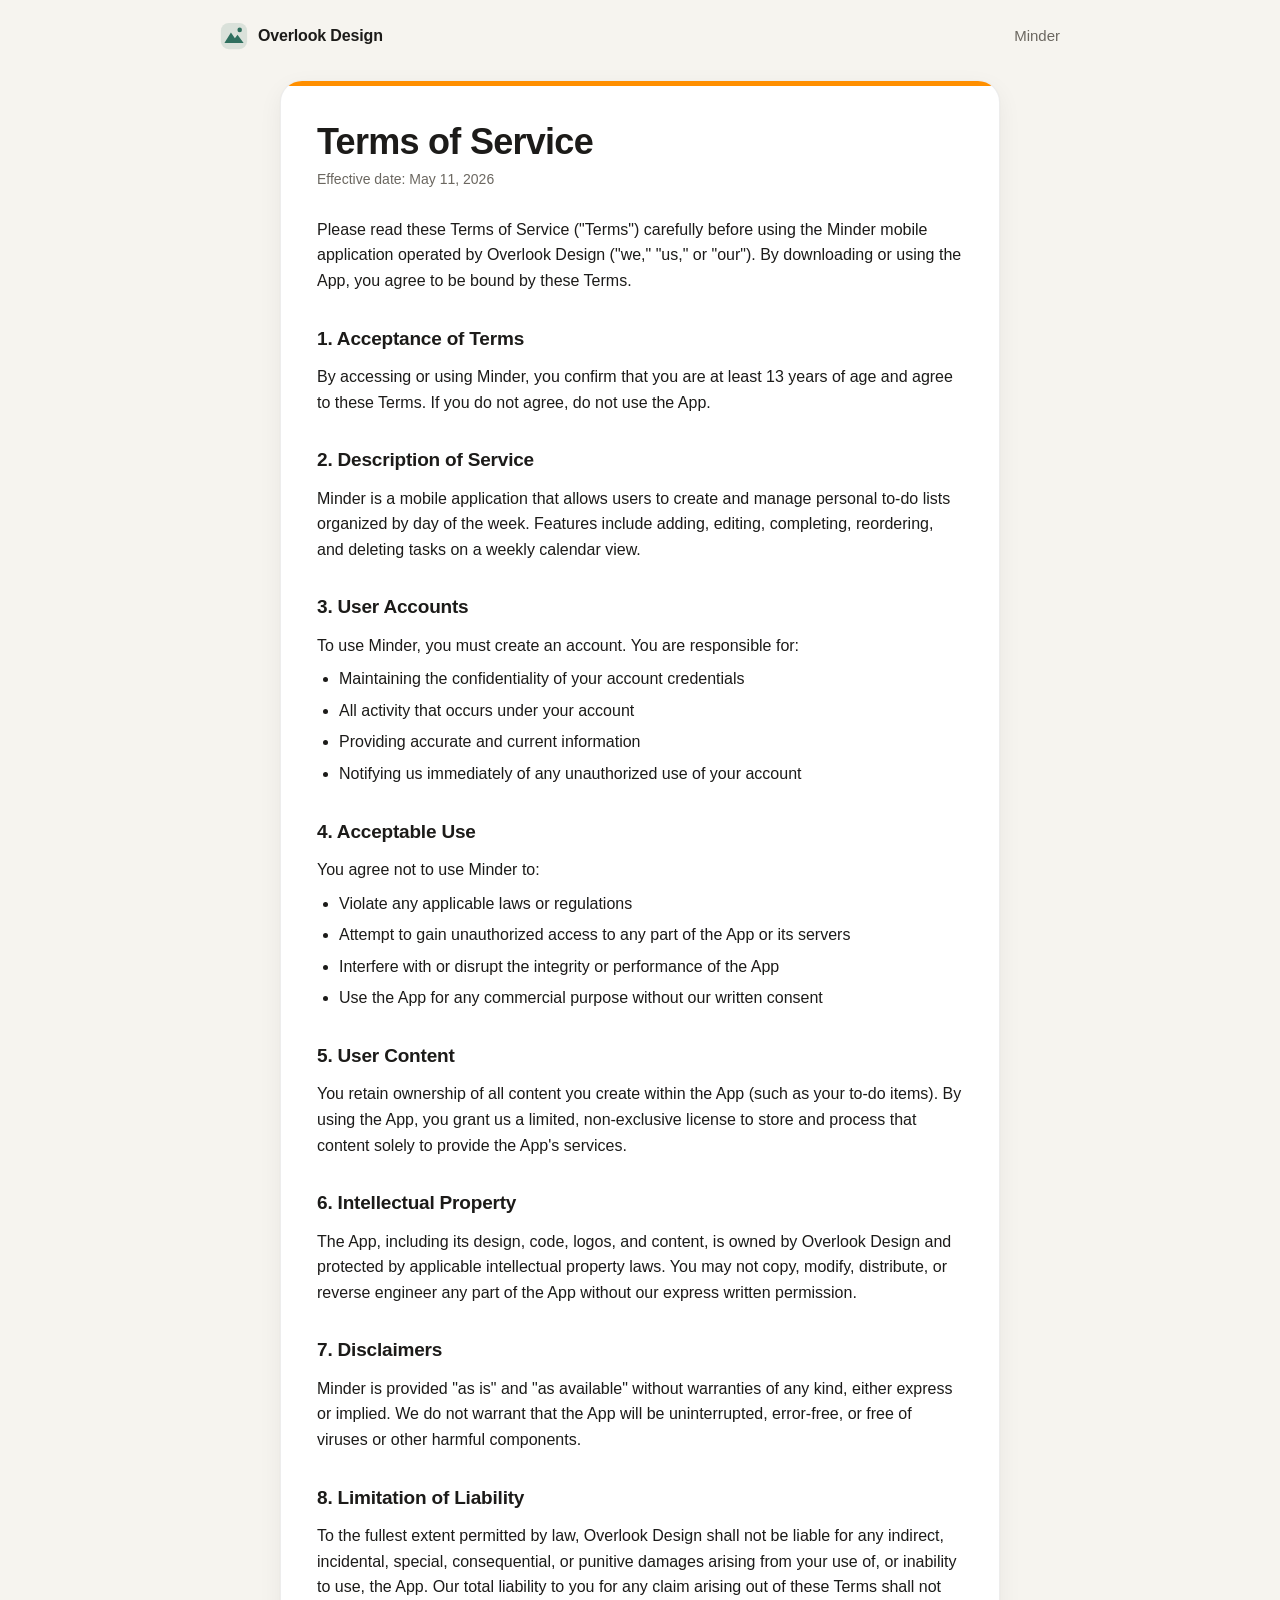
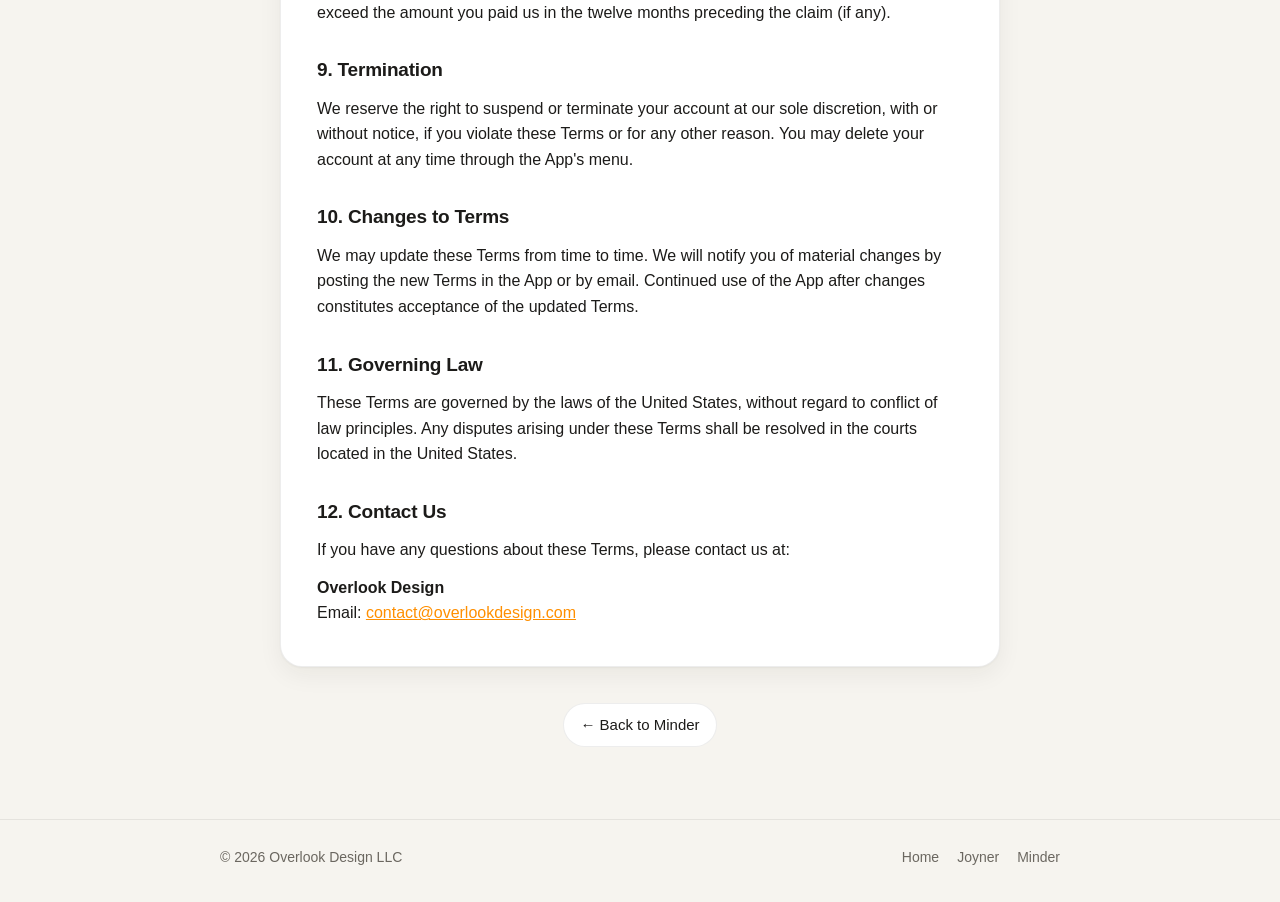
<file: minder/terms.html>
<!doctype html>
<html lang="en">
<head>
<meta charset="utf-8">
<meta name="viewport" content="width=device-width, initial-scale=1">
<title>Terms of Service · Minder</title>
<meta name="description" content="Minder terms of service.">
<link rel="icon" href="/assets/favicon.svg" type="image/svg+xml">
<link rel="stylesheet" href="/assets/site.css">
</head>
<body style="--tint:var(--minder)">
<header class="topbar"><div class="wrap">
  <a class="wordmark" href="/"><svg viewBox="0 0 32 32" fill="none" aria-hidden="true"><rect x="1" y="1" width="30" height="30" rx="9" fill="currentColor" opacity=".14"/><path d="M5 24 L12.5 12 L17 18.5 L20 14.5 L27 24 Z" fill="currentColor"/><circle cx="22.5" cy="9" r="2.6" fill="currentColor"/></svg>Overlook Design</a>
  <a class="crumb" href="/minder/">Minder</a>
</div></header>
<main><div class="wrap">
<article class="card doc">
<h1>Terms of Service</h1>
      <p class="effective">Effective date: May 11, 2026</p>

      <p>
        Please read these Terms of Service ("Terms") carefully before using the
        Minder mobile application operated by Overlook Design ("we," "us," or
        "our"). By downloading or using the App, you agree to be bound by these
        Terms.
      </p>

      <h2>1. Acceptance of Terms</h2>
      <p>
        By accessing or using Minder, you confirm that you are at least 13 years
        of age and agree to these Terms. If you do not agree, do not use the
        App.
      </p>

      <h2>2. Description of Service</h2>
      <p>
        Minder is a mobile application that allows users to create and manage
        personal to-do lists organized by day of the week. Features include
        adding, editing, completing, reordering, and deleting tasks on a weekly
        calendar view.
      </p>

      <h2>3. User Accounts</h2>
      <p>To use Minder, you must create an account. You are responsible for:</p>
      <ul>
        <li>Maintaining the confidentiality of your account credentials</li>
        <li>All activity that occurs under your account</li>
        <li>Providing accurate and current information</li>
        <li>
          Notifying us immediately of any unauthorized use of your account
        </li>
      </ul>

      <h2>4. Acceptable Use</h2>
      <p>You agree not to use Minder to:</p>
      <ul>
        <li>Violate any applicable laws or regulations</li>
        <li>
          Attempt to gain unauthorized access to any part of the App or its
          servers
        </li>
        <li>
          Interfere with or disrupt the integrity or performance of the App
        </li>
        <li>
          Use the App for any commercial purpose without our written consent
        </li>
      </ul>

      <h2>5. User Content</h2>
      <p>
        You retain ownership of all content you create within the App (such as
        your to-do items). By using the App, you grant us a limited,
        non-exclusive license to store and process that content solely to
        provide the App's services.
      </p>

      <h2>6. Intellectual Property</h2>
      <p>
        The App, including its design, code, logos, and content, is owned by
        Overlook Design and protected by applicable intellectual property laws.
        You may not copy, modify, distribute, or reverse engineer any part of
        the App without our express written permission.
      </p>

      <h2>7. Disclaimers</h2>
      <p>
        Minder is provided "as is" and "as available" without warranties of any
        kind, either express or implied. We do not warrant that the App will be
        uninterrupted, error-free, or free of viruses or other harmful
        components.
      </p>

      <h2>8. Limitation of Liability</h2>
      <p>
        To the fullest extent permitted by law, Overlook Design shall not be
        liable for any indirect, incidental, special, consequential, or punitive
        damages arising from your use of, or inability to use, the App. Our
        total liability to you for any claim arising out of these Terms shall
        not exceed the amount you paid us in the twelve months preceding the
        claim (if any).
      </p>

      <h2>9. Termination</h2>
      <p>
        We reserve the right to suspend or terminate your account at our sole
        discretion, with or without notice, if you violate these Terms or for
        any other reason. You may delete your account at any time through the
        App's menu.
      </p>

      <h2>10. Changes to Terms</h2>
      <p>
        We may update these Terms from time to time. We will notify you of
        material changes by posting the new Terms in the App or by email.
        Continued use of the App after changes constitutes acceptance of the
        updated Terms.
      </p>

      <h2>11. Governing Law</h2>
      <p>
        These Terms are governed by the laws of the United States, without
        regard to conflict of law principles. Any disputes arising under these
        Terms shall be resolved in the courts located in the United States.
      </p>

      <h2>12. Contact Us</h2>
      <p>If you have any questions about these Terms, please contact us at:</p>
      <p>
        <strong>Overlook Design</strong><br />
        Email:
        <a href="mailto:contact@overlookdesign.com">contact@overlookdesign.com</a>
      </p>
</article>
<nav class="links"><a href="./">&larr; Back to Minder</a></nav>
</div></main>
<footer><div class="wrap">
  <span>&copy; 2026 Overlook Design LLC</span>
  <nav><a href="/">Home</a><a href="/joyner/">Joyner</a><a href="/minder/">Minder</a></nav>
</div></footer>
</body>
</html>
</file>
<file: assets/site.css>
*, *::before, *::after { box-sizing: border-box; margin: 0; padding: 0; }

:root {
  --bg: #f6f4ef;
  --surface: #ffffff;
  --text: #1c1b19;
  --muted: #6b6760;
  --border: rgba(28, 27, 25, 0.08);
  --shadow: 0 1px 2px rgba(28, 27, 25, 0.04), 0 8px 24px rgba(28, 27, 25, 0.06);
  --shadow-hover: 0 2px 4px rgba(28, 27, 25, 0.06), 0 16px 40px rgba(28, 27, 25, 0.10);
  --accent: #2f6f5e;
  --radius: 22px;
  --joyner: #039be5;
  --minder: #ff8f00;
}

@media (prefers-color-scheme: dark) {
  :root {
    --bg: #141412;
    --surface: #1e1d1a;
    --text: #f2f0eb;
    --muted: #a19d95;
    --border: rgba(255, 255, 255, 0.08);
    --shadow: 0 1px 2px rgba(0, 0, 0, 0.3), 0 8px 24px rgba(0, 0, 0, 0.25);
    --shadow-hover: 0 2px 4px rgba(0, 0, 0, 0.35), 0 16px 40px rgba(0, 0, 0, 0.35);
    --accent: #7cc4ad;
  }
}

body {
  font-family: -apple-system, BlinkMacSystemFont, "SF Pro Text", "Segoe UI", Roboto, "Helvetica Neue", sans-serif;
  background: var(--bg);
  color: var(--text);
  line-height: 1.6;
  min-height: 100vh;
  display: flex;
  flex-direction: column;
  -webkit-font-smoothing: antialiased;
}

a { color: var(--accent); }

.wrap { width: 100%; max-width: 880px; margin: 0 auto; padding: 0 20px; }

/* ---------- top bar ---------- */
.topbar { padding: 22px 0; }
.topbar .wrap { display: flex; align-items: center; justify-content: space-between; gap: 12px; }
.wordmark {
  display: inline-flex; align-items: center; gap: 10px;
  font-weight: 700; letter-spacing: -0.01em; color: var(--text); text-decoration: none;
}
.wordmark svg { width: 28px; height: 28px; color: var(--accent); }
.crumb { color: var(--muted); font-size: 15px; text-decoration: none; }
.crumb:hover { color: var(--text); }

main { flex: 1; padding-bottom: 72px; }

/* ---------- hero ---------- */
.hero { text-align: center; padding: 48px 0 40px; }
.hero h1 { font-size: clamp(32px, 6vw, 48px); line-height: 1.1; letter-spacing: -0.025em; font-weight: 800; }
.hero p { margin: 14px auto 0; max-width: 460px; color: var(--muted); font-size: 18px; }
.hero .app-icon { width: 96px; height: 96px; border-radius: 22%; box-shadow: var(--shadow); margin-bottom: 22px; }

/* ---------- cards ---------- */
.cards { display: grid; grid-template-columns: repeat(auto-fit, minmax(260px, 1fr)); gap: 20px; }
.cards.single { grid-template-columns: minmax(260px, 380px); justify-content: center; }

.card {
  position: relative;
  background: var(--surface);
  border: 1px solid var(--border);
  border-radius: var(--radius);
  box-shadow: var(--shadow);
  padding: 28px;
  overflow: hidden;
  transition: transform 0.2s ease, box-shadow 0.2s ease;
}
.card::before {
  content: ""; position: absolute; inset: 0 0 auto 0; height: 5px; background: var(--tint, var(--accent));
}

/* home-page app cards (whole card is a link) */
a.app-card { display: flex; flex-direction: column; gap: 16px; color: inherit; text-decoration: none; }
a.app-card:hover, a.app-card:focus-visible { transform: translateY(-3px); box-shadow: var(--shadow-hover); }
a.app-card:focus-visible { outline: 3px solid var(--tint); outline-offset: 3px; }
.app-card img { width: 72px; height: 72px; border-radius: 22%; }
.app-card h2 { font-size: 24px; letter-spacing: -0.015em; }
.app-card p { color: var(--muted); }
.app-card .go {
  margin-top: auto; display: inline-flex; align-items: center; gap: 6px;
  font-weight: 600; color: var(--tint);
}
.app-card .go span { transition: transform 0.2s ease; }
.app-card:hover .go span { transform: translateX(4px); }

/* store cards */
.store-card { display: flex; flex-direction: column; align-items: center; text-align: center; gap: 18px; }
.store-card h2 { font-size: 15px; font-weight: 600; color: var(--muted); letter-spacing: 0.02em; }
.store-card .badge { display: block; height: 52px; width: auto; }
.store-card .badge.play { height: 76px; margin: -12px 0; } /* Google's PNG has built-in padding */
.store-card a:hover .badge { opacity: 0.85; }
.qr { background: #fff; border-radius: 14px; padding: 12px; border: 1px solid var(--border); }
.qr svg { display: block; width: 132px; height: 132px; }
.store-card small { color: var(--muted); font-size: 13px; }

.links { margin-top: 36px; display: flex; flex-wrap: wrap; justify-content: center; gap: 10px; }
.links a {
  padding: 9px 16px; border-radius: 999px; background: var(--surface); border: 1px solid var(--border);
  color: var(--text); text-decoration: none; font-size: 15px; font-weight: 500;
}
.links a:hover { border-color: var(--tint, var(--accent)); color: var(--tint, var(--accent)); }

/* ---------- document pages (privacy / terms / support) ---------- */
.doc { max-width: 720px; padding: 40px 36px; margin: 8px auto 0; }
.doc h1 { font-size: clamp(28px, 5vw, 36px); letter-spacing: -0.02em; line-height: 1.15; margin-bottom: 6px; }
.doc .effective { color: var(--muted); font-size: 14px; margin-bottom: 26px; }
.doc h2 { font-size: 19px; margin: 30px 0 10px; letter-spacing: -0.01em; }
.doc p, .doc li { font-size: 16px; }
.doc p + p { margin-top: 12px; }
.doc ul, .doc ol { padding-left: 22px; margin: 8px 0; }
.doc li { margin: 6px 0; }
.doc a { color: var(--tint, var(--accent)); }

/* ---------- footer ---------- */
footer { border-top: 1px solid var(--border); padding: 26px 0 34px; color: var(--muted); font-size: 14px; }
footer .wrap { display: flex; flex-wrap: wrap; gap: 8px 22px; justify-content: space-between; }
footer nav { display: flex; flex-wrap: wrap; gap: 6px 18px; }
footer a { color: var(--muted); text-decoration: none; }
footer a:hover { color: var(--text); }

@media (max-width: 560px) {
  .hero { padding: 28px 0 28px; }
  .doc { padding: 28px 20px; }
  footer .wrap { flex-direction: column; }
}

@media (prefers-reduced-motion: reduce) {
  * { transition: none !important; }
}
</file>
